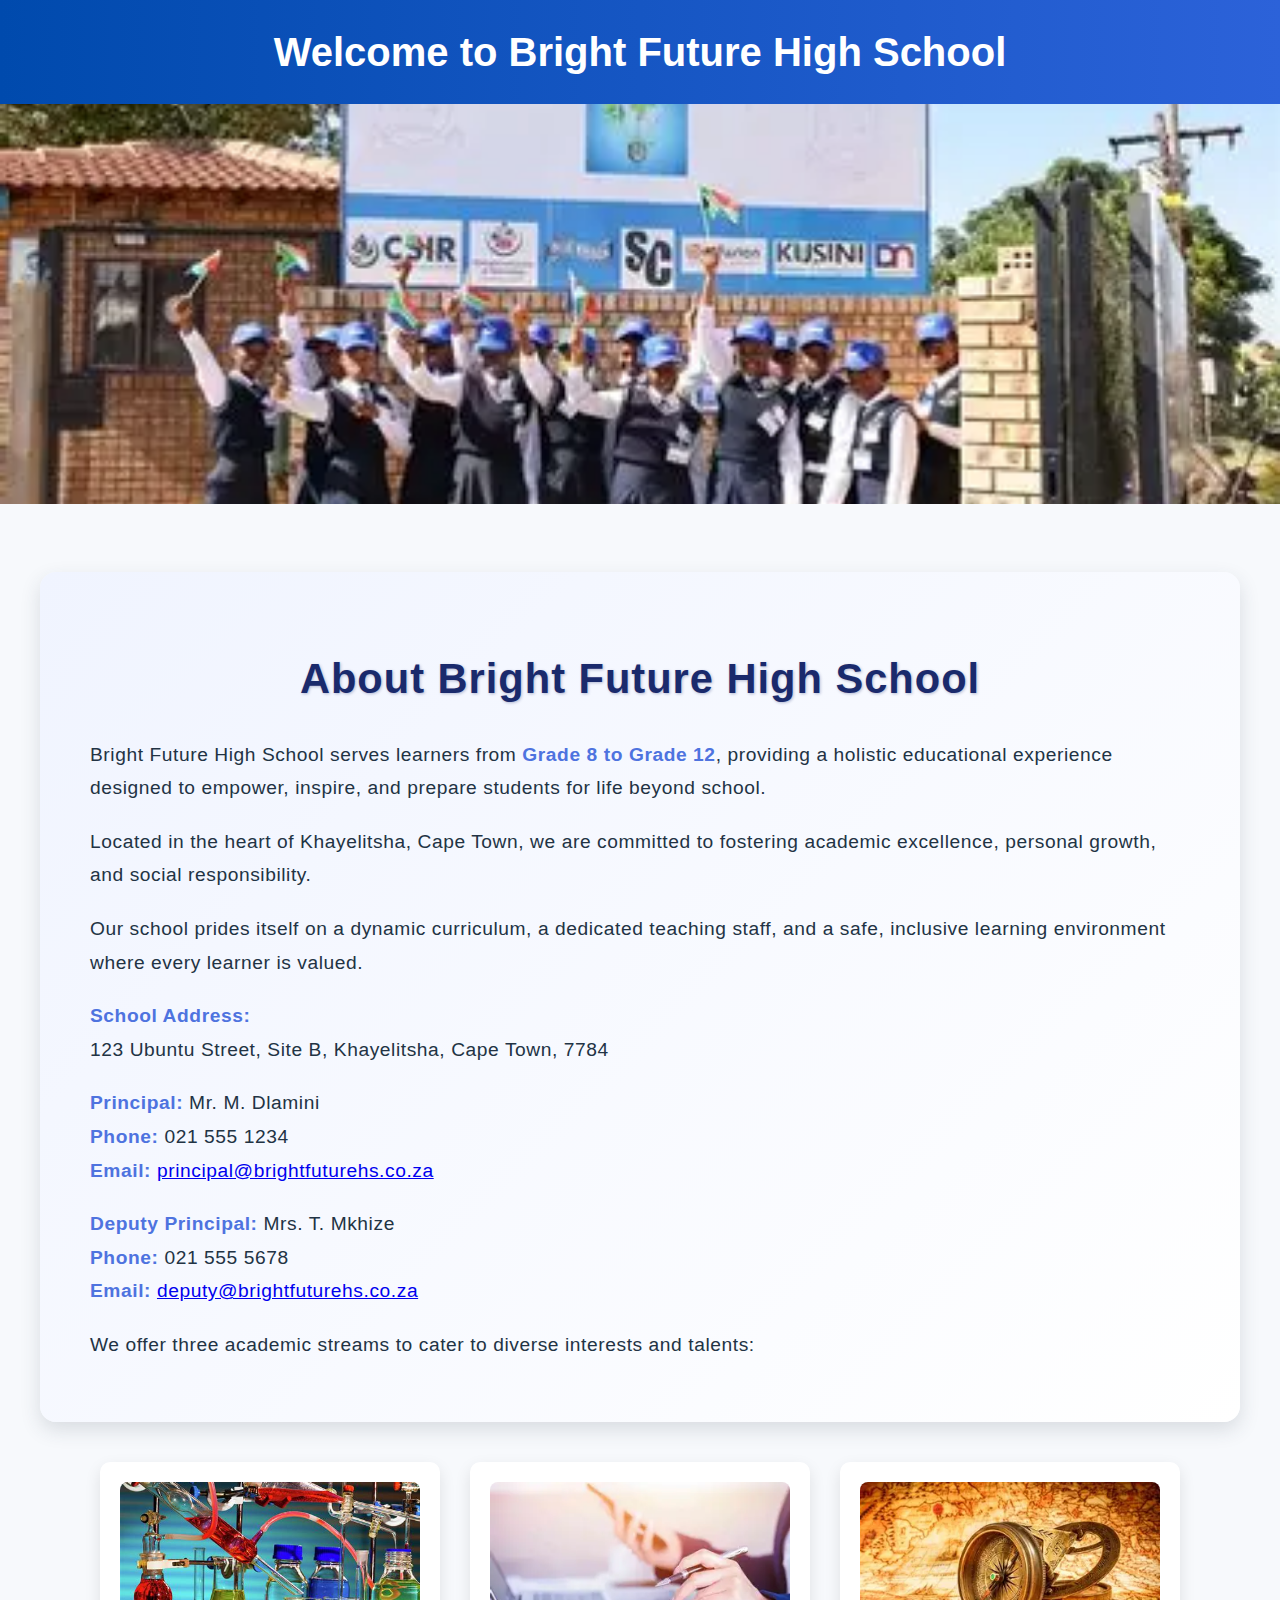
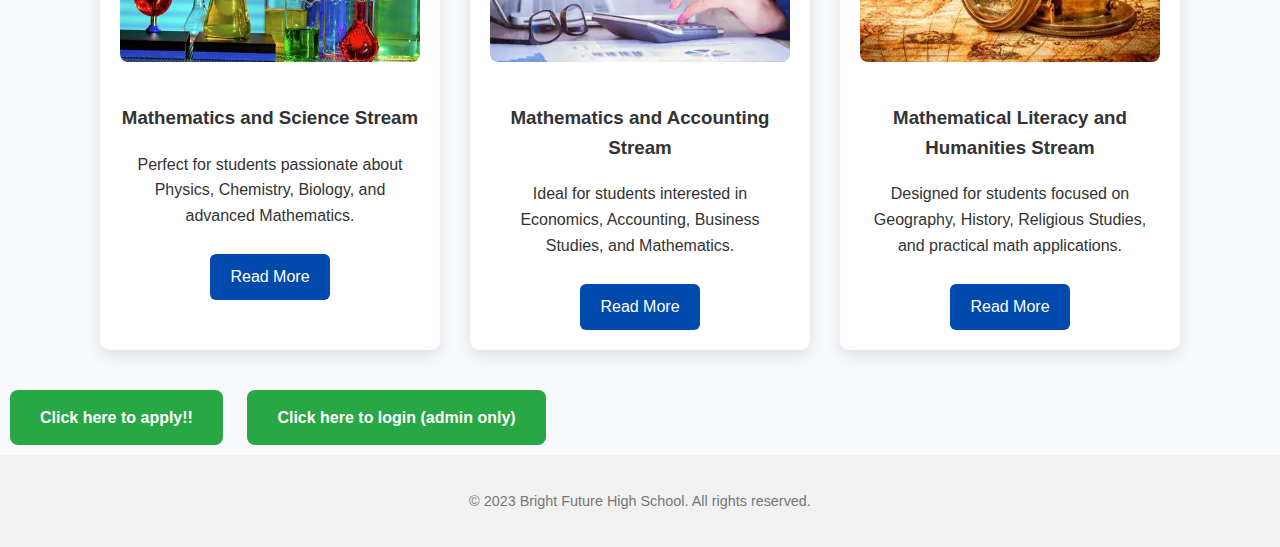
<file: front-end/index.html>
<!DOCTYPE html>
<html lang="en">
<head>
  <meta charset="UTF-8" />
  <meta name="viewport" content="width=device-width, initial-scale=1" />
  <title>School Application</title>
  <link rel="stylesheet" href="Style.css" />
  <style>
    .modal {
      display: none;
      position: fixed;
      top: 0; left: 0; right: 0; bottom: 0;
      background: rgba(0,0,0,0.5);
      justify-content: center;
      align-items: center;
      z-index: 9999;
      opacity: 0;
      transition: opacity 0.3s ease;
    }
    .modal.show {
      display: flex;
      opacity: 1;
    }
    .modal-content {
      background: white;
      padding: 20px;
      border-radius: 6px;
      max-width: 600px;
      width: 90%;
      position: relative;
      animation: slideDown 0.3s ease forwards;
    }
    @keyframes slideDown {
      from { transform: translateY(-20px); opacity: 0; }
      to { transform: translateY(0); opacity: 1; }
    }
    .close-btn {
      position: absolute;
      top: 10px;
      right: 15px;
      font-size: 24px;
      background: none;
      border: none;
      cursor: pointer;
    }
  </style>
</head>
<body>
  <header>
    <h1>Welcome to Bright Future High School</h1>
  </header>

  <img src="Pictures/download.webp" alt="School" class="school-image" />

  <!-- About the School Section -->
  <section class="about-school container">
    <h2>About Bright Future High School</h2>
    <p>
      Bright Future High School serves learners from <strong>Grade 8 to Grade 12</strong>, providing a holistic educational experience designed to empower, inspire, and prepare students for life beyond school.
    </p>
    <p>
      Located in the heart of Khayelitsha, Cape Town, we are committed to fostering academic excellence, personal growth, and social responsibility.
    </p>
    <p>
      Our school prides itself on a dynamic curriculum, a dedicated teaching staff, and a safe, inclusive learning environment where every learner is valued.
    </p>
    <p>
      <strong>School Address:</strong><br>
      123 Ubuntu Street, Site B, Khayelitsha, Cape Town, 7784
    </p>
    <p>
      <strong>Principal:</strong> Mr. M. Dlamini<br>
      <strong>Phone:</strong> 021 555 1234<br>
      <strong>Email:</strong> <a href="mailto:principal@brightfuturehs.co.za">principal@brightfuturehs.co.za</a>
    </p>
    <p>
      <strong>Deputy Principal:</strong> Mrs. T. Mkhize<br>
      <strong>Phone:</strong> 021 555 5678<br>
      <strong>Email:</strong> <a href="mailto:deputy@brightfuturehs.co.za">deputy@brightfuturehs.co.za</a>
    </p>
    <p>
      We offer three academic streams to cater to diverse interests and talents:
    </p>
  </section>

  <!-- Streams Overview Section -->
  <section class="streams container">
    <div class="stream-card">
      <img src="Pictures/th.jpg" alt="Science Stream" />
      <h3>Mathematics and Science Stream</h3>
      <p>Perfect for students passionate about Physics, Chemistry, Biology, and advanced Mathematics.</p>
      <a class="read-more-btn" href="science.html">Read More</a>
    </div>

    <div class="stream-card">
      <img src="Pictures/OIP.webp" alt="Accounting Stream" />
      <h3>Mathematics and Accounting Stream</h3>
      <p>Ideal for students interested in Economics, Accounting, Business Studies, and Mathematics.</p>
      <a class="read-more-btn" href="accounting.html">Read More</a>
    </div>

    <div class="stream-card">
      <img src="Pictures/OIP (1).webp" alt="Humanities Stream" />
      <h3>Mathematical Literacy and Humanities Stream</h3>
      <p>Designed for students focused on Geography, History, Religious Studies, and practical math applications.</p>
      <a class="read-more-btn" href="huminities.html">Read More</a>
    </div>
  </section>

  <!-- Modal for detailed stream info -->
  <div id="modal" class="modal">
    <div class="modal-content">
      <button class="close-btn" aria-label="Close modal">&times;</button>
      <h2 id="modalTitle"></h2>
      <p id="modalText"></p>
    </div>
  </div>

  <!-- Big clickable apply now text as a link to new page -->
  <a class="apply-now-banner" href="application.html">
    Click here to apply!!
  </a>
  <a class="apply-now-banner" href="login.html">
    Click here to login (admin only)
  </a>

  <footer>
    <p>&copy; 2023 Bright Future High School. All rights reserved.</p>
  </footer>

  <script>
    const modal = document.getElementById("modal");
    const closeBtn = document.querySelector(".close-btn");

    function closeModal() {
      modal.classList.remove("show");
    }

    closeBtn.addEventListener("click", closeModal);
    window.addEventListener("click", event => {
      if (event.target === modal) closeModal();
    });

    document.querySelectorAll(".read-more-btn").forEach(button => {
      button.addEventListener("click", () => {
        const key = button.getAttribute("data-stream");
        if (streamDetails[key]) openModal(key);
      });
    });

    function showStreamDetails() {
      const stream = document.getElementById("streamSelect").value;
      const subjectsDiv = document.getElementById("subjects");
      const subjectList = {
        science: "Physical Science, Agricultural Science, Life Science, Mathematics, isiXhosa, English FAL, Life Orientation",
        accounting: "Economics, Accounting, Business Studies, Mathematics, isiXhosa, English FAL, Life Orientation",
        humanities: "History, Geography, Religious Studies, Mathematical Literacy, isiXhosa, English FAL, Life Orientation"
      };
      subjectsDiv.innerHTML = stream
        ? `<strong>Subjects:</strong> ${subjectList[stream]}`
        : "<strong>Please select a stream.</strong>";
    }
  </script>
</body>
</html>
</file>
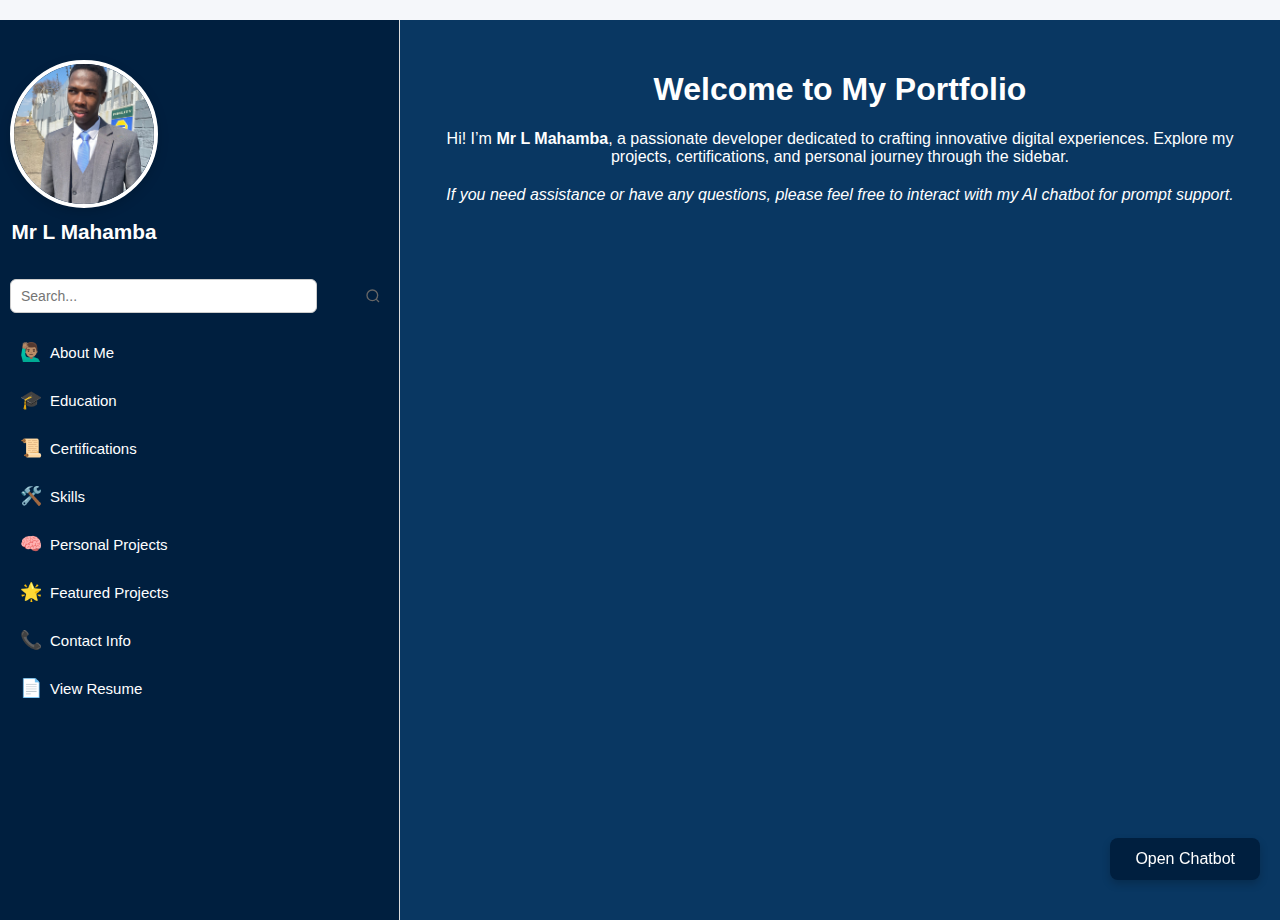
<file: MyPortifolio/index.html>
<!DOCTYPE html>
<html lang="en">

<head>
    <meta charset="UTF-8" />
    <meta name="viewport" content="width=device-width, initial-scale=1" />
    <title>Portifolio</title>
    <link rel="stylesheet" href="style.css" />
</head>

<body>
    <nav class="sidebar">
        <div class="sidebar-top-wrapper">
            <div class="sidebar-top">
                <div class="profile-container">
                    <img src="images/IMG-20250519-WA0000.jpg" alt="Profile Picture" class="profile-picture"
                        id="profilePicture" />
                    <span class="profile-name" id="profile-name">Mr L Mahamba</span>
                </div>
            </div>

            <div class="search_wrapper">
                <input type="text" placeholder="Search..." />
                <svg class="search-icon" xmlns="http://www.w3.org/2000/svg" fill="none" stroke="currentColor"
                    viewBox="0 0 24 24">
                    <circle cx="11" cy="11" r="8" />
                    <line x1="21" y1="21" x2="16.65" y2="16.65" />
                </svg>
            </div>
        </div>

        <ul class="sidebar-links">
            <li>
                <button type="button" onclick="alert('About Me clicked!')">
                    <span class="icon">🙋🏽‍♂️</span> <span class="link-text">About Me</span>
                </button>
            </li>
            <li>
                <button type="button" onclick="alert('Education clicked!')">
                    <span class="icon">🎓</span> <span class="link-text">Education</span>
                </button>
            </li>
            <li>
                <button type="button" onclick="alert('Certifications clicked!')">
                    <span class="icon">📜</span> <span class="link-text">Certifications</span>
                </button>
            </li>
            <li>
                <button type="button" onclick="alert('Skills clicked!')">
                    <span class="icon">🛠️</span> <span class="link-text">Skills</span>
                </button>
            </li>
            <li>
                <button type="button" onclick="alert('Personal Projects clicked!')">
                    <span class="icon">🧠</span> <span class="link-text">Personal Projects</span>
                </button>
            </li>
            <li>
                <button type="button" onclick="alert('Featured Projects clicked!')">
                    <span class="icon">🌟</span> <span class="link-text">Featured Projects</span>
                </button>
            </li>
            <li>
                <button type="button" onclick="alert('Contact Info clicked!')">
                    <span class="icon">📞</span> <span class="link-text">Contact Info</span>
                </button>
            </li>
            <li>
                <a href="CV/MR LUYOLO MAHAMBA.pdf" target="_blank" rel="noopener noreferrer" class="resume-link">
                    <span class="icon">📄</span> <span class="link-text">View Resume</span>
                </a>
            </li>
        </ul>



    </nav>

    <main class="content-area" aria-live="polite">
        <div class="main-content">
            <h1>Welcome to My Portfolio</h1>
            <p>
                Hi! I’m <strong>Mr L Mahamba</strong>, a passionate developer dedicated to crafting
                innovative digital experiences. Explore my projects, certifications, and personal
                journey through the sidebar.
            </p>
            <p style="margin-top: 20px; font-style: italic;">
                If you need assistance or have any questions, please feel free to interact with my AI chatbot for prompt
                support.
            </p>
            <button id="chatbotBtn" style="
    position: fixed;
    bottom: 20px;
    right: 20px;
    padding: 12px 25px;
    background-color: #001f3f;
    color: white;
    border: none;
    border-radius: 8px;
    font-size: 16px;
    cursor: pointer;
    transition: background-color 0.3s ease;
    box-shadow: 0 4px 8px rgba(0,0,0,0.2);
    z-index: 1000;
">Open Chatbot</button>

            <div id="chatPopup" style="
    display: none;
    position: fixed;
    bottom: 70px;
    right: 20px;
    width: 320px;
    max-height: 400px;
    background-color: #001f3f;
    color: white;
    border-radius: 8px;
    box-shadow: 0 4px 12px rgba(0,0,0,0.3);
    font-family: Arial, sans-serif;
    overflow: hidden;
    z-index: 1000;
    flex-direction: column;
    ">
                <div id="chatHeader" style="
      background-color: #004080;
      padding: 10px;
      font-weight: bold;
      cursor: pointer;
      user-select: none;
    ">
                    Chat with Me <span id="closeChat" style="float:right; cursor:pointer;">&times;</span>
                </div>
                <div id="chatMessages" style="
      padding: 10px;
      height: 280px;
      overflow-y: auto;
      font-size: 14px;
      display: flex;
      flex-direction: column;
      gap: 8px;
    ">
                    <div><em>Hi! Ask me anything about me or my portfolio.</em></div>
                </div>
                <form id="chatForm" style="display: flex; border-top: 1px solid #004080;">
                    <input id="chatInput" type="text" placeholder="Type your question..." autocomplete="off" style="
      flex: 1;
      padding: 8px 12px;
      border: none;
      border-radius: 0 0 0 8px;
      font-size: 14px;
      outline: none;
      color: black;
    ">
                    <button type="submit" style="
      background-color: #4CAF50;
      border: none;
      padding: 0 15px;
      cursor: pointer;
      font-size: 14px;
      border-radius: 0 0 8px 0;
      color: white;
    ">Send</button>
                </form>
            </div>



    </main>

    <script src="chatBot.js"></script>
    <script src="script.js"></script>
</body>

</html>
</file>
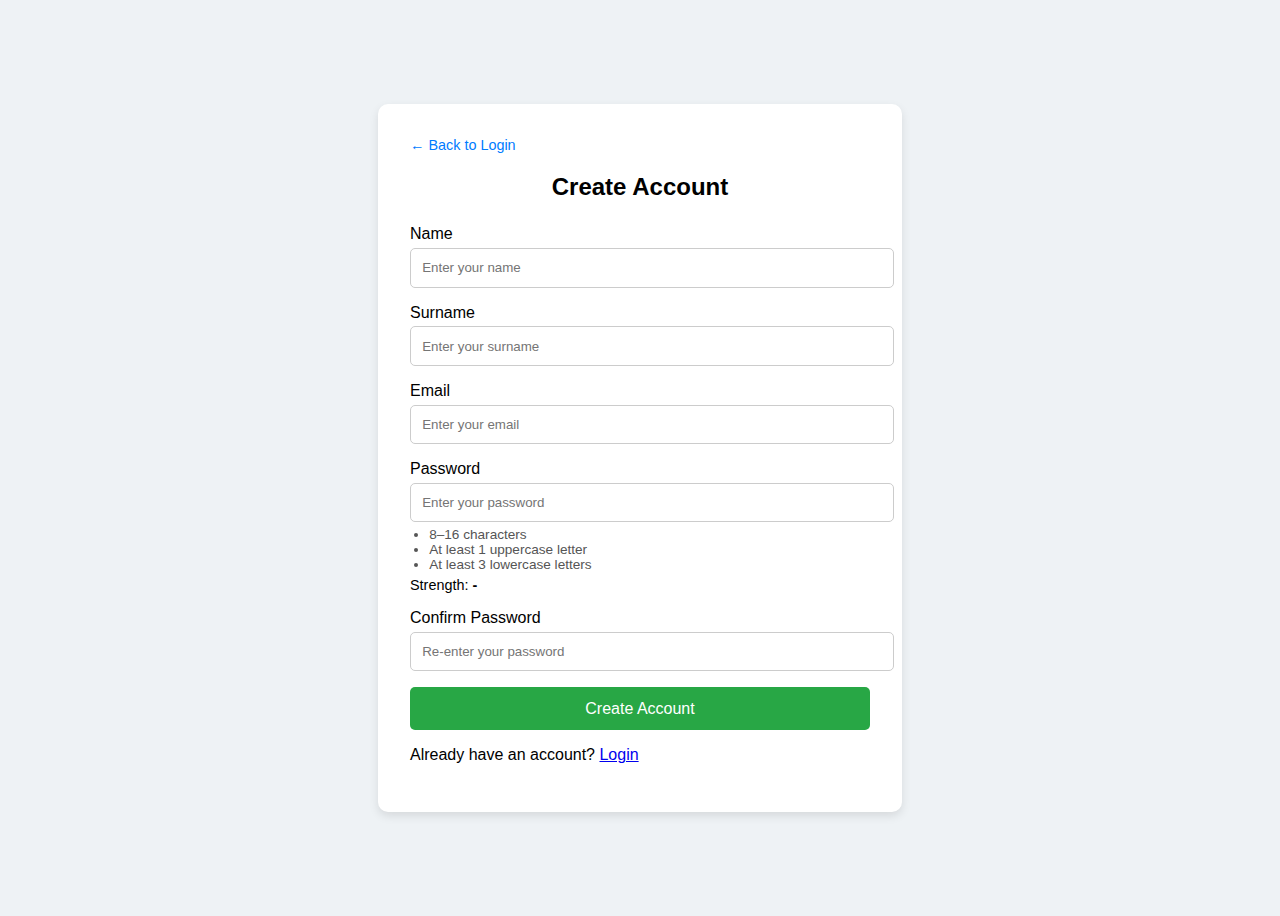
<file: front-end/accountForm.html>
<!DOCTYPE html>
<html lang="en">
<head>
  <meta charset="UTF-8" />
  <meta name="viewport" content="width=device-width, initial-scale=1.0"/>
  <title>Create Account</title>
  <link rel="stylesheet" href="StyleAccountForm.css">
</head>
<body>
  <div class="register-container">

    <!-- Back to login link -->
    <div class="back-link">
      <a href="login.html">&larr; Back to Login</a>
    </div>

    <h2>Create Account</h2>
    <form id="registerForm">
      <div class="input-group">
        <label for="name">Name</label>
        <input type="text" id="name" required placeholder="Enter your name">
      </div>

      <div class="input-group">
        <label for="surname">Surname</label>
        <input type="text" id="surname" required placeholder="Enter your surname">
      </div>

      <div class="input-group">
        <label for="email">Email</label>
        <input type="email" id="email" required placeholder="Enter your email">
      </div>

      <div class="input-group">
        <label for="password">Password</label>
        <input type="password" id="password" required placeholder="Enter your password">
        <ul class="password-rules">
          <li>8–16 characters</li>
          <li>At least 1 uppercase letter</li>
          <li>At least 3 lowercase letters</li>
        </ul>
        <div id="strength-indicator">Strength: <span id="strength-text">-</span></div>
      </div>

      <div class="input-group">
        <label for="confirmPassword">Confirm Password</label>
        <input type="password" id="confirmPassword" required placeholder="Re-enter your password">
      </div>

      <button type="submit">Create Account</button>
      <div class="text-center mt-3">
          <p>Already have an account? <a href="login.html">Login</a></p>
        </div>
      <p id="error-message"></p>
    </form>
  </div>
  <script src="accountForm.js"></script>
</body>
</html>
</file>
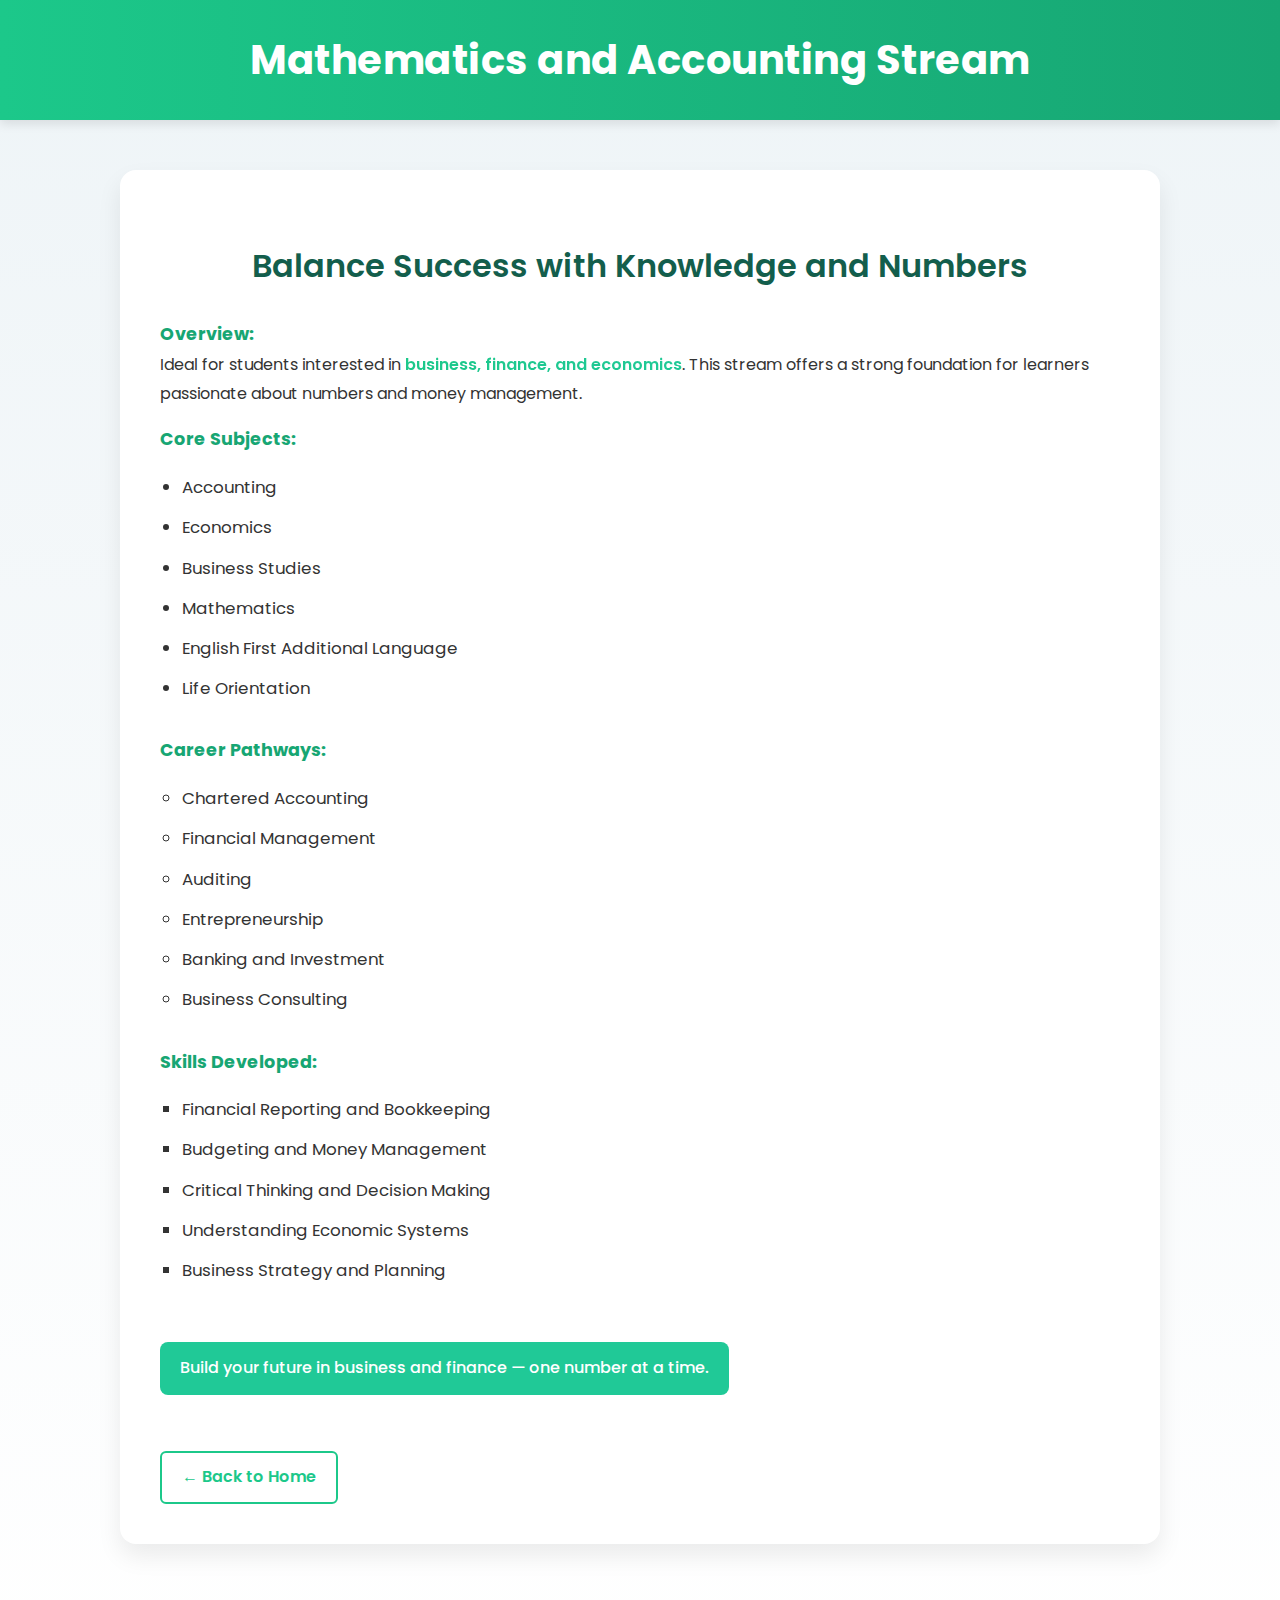
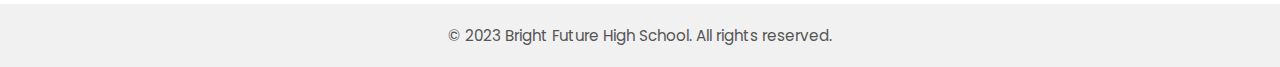
<file: front-end/accounting.html>
<!DOCTYPE html>
<html lang="en">
<head>
  <meta charset="UTF-8" />
  <meta name="viewport" content="width=device-width, initial-scale=1.0"/>
  <title>Accounting Stream</title>
  <link href="https://fonts.googleapis.com/css2?family=Poppins:wght@300;500;700&display=swap" rel="stylesheet">
  <style>
    body {
      margin: 0;
      font-family: 'Poppins', sans-serif;
      background: linear-gradient(to bottom, #eef4f7, #ffffff);
      color: #333;
    }

    header {
      background: linear-gradient(to right, #1cc88a, #17a673);
      color: white;
      padding: 30px 0;
      text-align: center;
      box-shadow: 0 4px 10px rgba(0,0,0,0.1);
    }

    header h1 {
      margin: 0;
      font-size: 2.5rem;
      letter-spacing: 0.5px;
    }

    .stream-container {
      background-color: #fff;
      border-radius: 16px;
      padding: 40px;
      margin: 50px auto;
      max-width: 960px;
      box-shadow: 0 12px 24px rgba(0, 0, 0, 0.08);
      line-height: 1.8;
    }

    .stream-title {
      font-size: 2rem;
      font-weight: 600;
      color: #135e4c;
      text-align: center;
      margin-bottom: 25px;
    }

    .highlight {
      background: linear-gradient(120deg, #1cc88a, #20c997);
      -webkit-background-clip: text;
      -webkit-text-fill-color: transparent;
      font-weight: 600;
    }

    ul {
      padding-left: 22px;
      margin-bottom: 2em;
    }

    ul li {
      margin-bottom: 10px;
      font-size: 1.05rem;
    }

    strong {
      color: #17a673;
      font-size: 1.1rem;
    }

    .skill-tag {
      background-color: #20c997;
      padding: 12px 20px;
      border-radius: 8px;
      font-weight: 500;
      display: inline-block;
      color: white;
      margin-top: 25px;
      font-size: 1rem;
      text-align: center;
    }

    footer {
      background: #f1f1f1;
      text-align: center;
      padding: 20px;
      color: #555;
      font-size: 0.95rem;
      margin-top: 60px;
    }

    a.back-link {
      display: inline-block;
      margin-top: 40px;
      text-decoration: none;
      color: #1cc88a;
      font-weight: 600;
      border: 2px solid #1cc88a;
      padding: 10px 20px;
      border-radius: 6px;
      transition: all 0.3s ease;
    }

    a.back-link:hover {
      background-color: #1cc88a;
      color: white;
    }
  </style>
</head>
<body>

  <header>
    <h1>Mathematics and Accounting Stream</h1>
  </header>

  <div class="stream-container">
    <h2 class="stream-title">Balance Success with Knowledge and Numbers</h2>

    <p><strong>Overview:</strong><br>
      Ideal for students interested in <span class="highlight">business, finance, and economics</span>. This stream offers a strong foundation for learners passionate about numbers and money management.
    </p>

    <p><strong>Core Subjects:</strong></p>
    <ul>
      <li>Accounting</li>
      <li>Economics</li>
      <li>Business Studies</li>
      <li>Mathematics</li>
      <li>English First Additional Language</li>
      <li>Life Orientation</li>
    </ul>

    <p><strong>Career Pathways:</strong></p>
    <ul style="list-style-type: circle;">
      <li>Chartered Accounting</li>
      <li>Financial Management</li>
      <li>Auditing</li>
      <li>Entrepreneurship</li>
      <li>Banking and Investment</li>
      <li>Business Consulting</li>
    </ul>

    <p><strong>Skills Developed:</strong></p>
    <ul style="list-style-type: square;">
      <li>Financial Reporting and Bookkeeping</li>
      <li>Budgeting and Money Management</li>
      <li>Critical Thinking and Decision Making</li>
      <li>Understanding Economic Systems</li>
      <li>Business Strategy and Planning</li>
    </ul>

    <p class="skill-tag">
      Build your future in business and finance — one number at a time.
    </p>

    <br>
    <a href="index.html" class="back-link">← Back to Home</a>
  </div>

  <footer>
    &copy; 2023 Bright Future High School. All rights reserved.
  </footer>

</body>
</html>
</file>
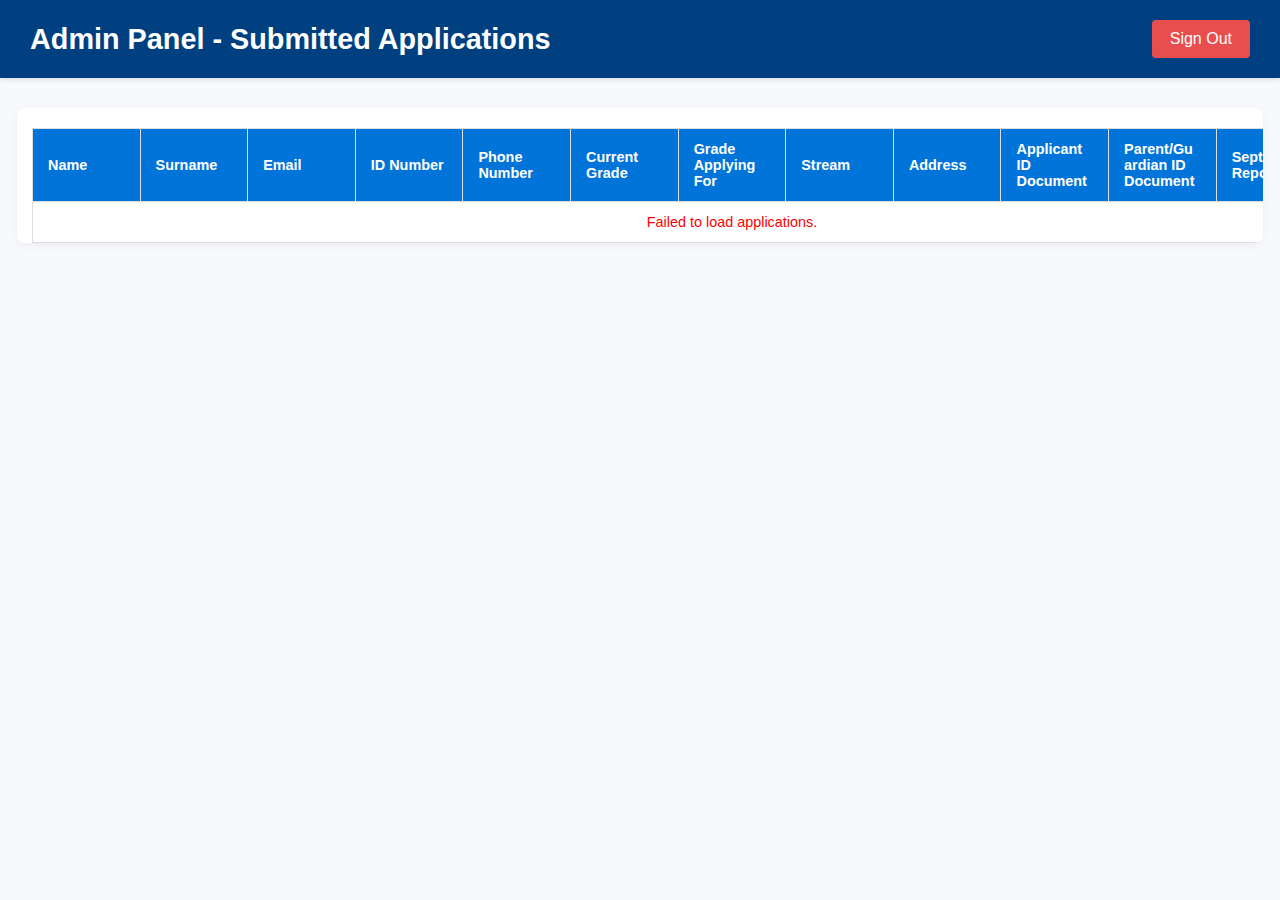
<file: front-end/admin.html>
<!DOCTYPE html>
<html lang="en">
<head>
  <meta charset="UTF-8" />
  <meta name="viewport" content="width=device-width, initial-scale=1.0"/>
  <title>Admin Panel - Applications</title>
  <link rel="stylesheet" href="admin.css" />
</head>
<body>
  <header>
    <h1>Admin Panel - Submitted Applications</h1>
    <button class="sign-out-button" onclick="window.location.href='index.html'">Sign Out</button>
  </header>

  <div class="container">
    <table id="applicationTable" border="1" style="width:100%; margin-top: 20px; border-collapse: collapse;">
      <thead>
        <tr>
          <th>Name</th>
          <th>Surname</th>
          <th>Email</th>
          <th>ID Number</th>
          <th>Phone Number</th>
          <th>Current Grade</th>
          <th>Grade Applying For</th>
          <th>Stream</th>
          <th>Address</th>
          <th>Applicant ID Document</th>
          <th>Parent/Guardian ID Document</th>
          <th>September Report</th>
          <th>Submitted At</th>
        </tr>
      </thead>
      <tbody>
        <!-- JavaScript will populate rows here -->
      </tbody>
    </table>
  </div>

  <script src="admin.js"></script>
</body>
</html>
</file>
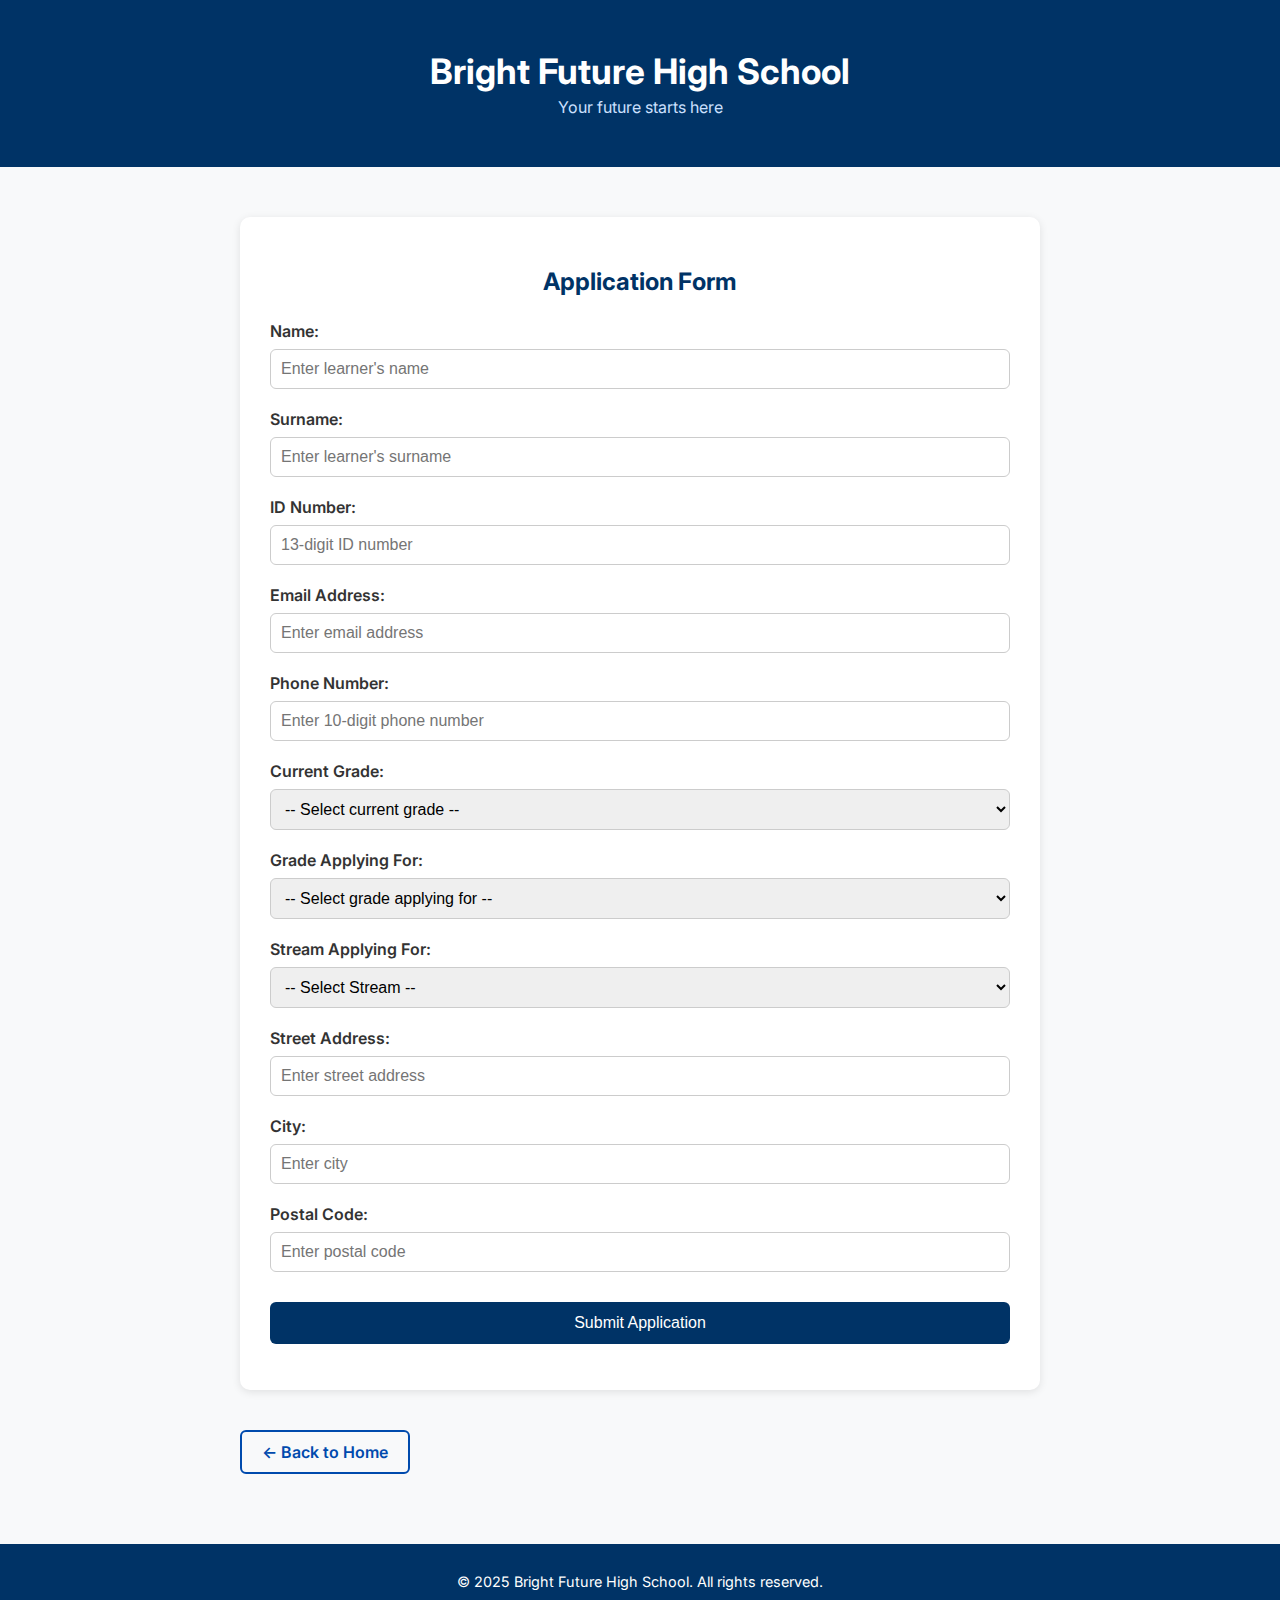
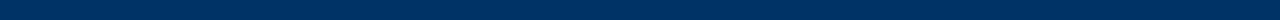
<file: front-end/application.html>
<!DOCTYPE html>
<html lang="en">

<head>
  <meta charset="UTF-8" />
  <meta name="viewport" content="width=device-width, initial-scale=1" />
  <title>Apply - Bright Future High School</title>
  <link rel="stylesheet" href="styleApplication.css" />
  <link href="https://fonts.googleapis.com/css2?family=Inter:wght@400;600;700&display=swap" rel="stylesheet" />
</head>

<body>
  <header class="site-header">
    <div class="container">
      <h1>Bright Future High School</h1>
      <p>Your future starts here</p>
    </div>
  </header>

  <main class="container">
    <section class="form-section">
      <h2>Application Form</h2>
      <form id="applicationFormElement" novalidate>
        <!-- Form fields matching only the provided Java class -->

        <div class="form-group">
          <label for="firstName">Name:</label>
          <input type="text" id="firstName" name="firstName" placeholder="Enter learner's name" required />
        </div>

        <div class="form-group">
          <label for="surname">Surname:</label>
          <input type="text" id="surname" name="surname" placeholder="Enter learner's surname" required />
        </div>

        <div class="form-group">
          <label for="idNumber">ID Number:</label>
          <input type="text" id="idNumber" name="idNumber" placeholder="13-digit ID number" pattern="\d{13}"
            title="13 digit South African ID number" required />
        </div>

        <div class="form-group">
          <label for="email">Email Address:</label>
          <input type="email" id="email" name="email" placeholder="Enter email address" required />
        </div>

        <div class="form-group">
          <label for="phoneNumber">Phone Number:</label>
          <input type="tel" id="phoneNumber" name="phoneNumber" placeholder="Enter 10-digit phone number"
            pattern="[0-9]{10}" required />
        </div>

        <div class="form-group">
          <label for="currentGrade">Current Grade:</label>
          <select id="currentGrade" name="currentGrade" required>
            <option value="">-- Select current grade --</option>
            <option>Grade 8</option>
            <option>Grade 9</option>
            <option>Grade 10</option>
            <option>Grade 11</option>
            <option>Grade 12</option>
          </select>
        </div>

        <div class="form-group">
          <label for="gradeApplying">Grade Applying For:</label>
          <select id="gradeApplying" name="gradeApplying" required>
            <option value="">-- Select grade applying for --</option>
            <option>Grade 8</option>
            <option>Grade 9</option>
            <option>Grade 10</option>
            <option>Grade 11</option>
          </select>
        </div>

        <div class="form-group">
          <label for="stream">Stream Applying For:</label>
          <select id="stream" name="stream" required>
            <option value="">-- Select Stream --</option>
            <option value="science">Mathematics and Science</option>
            <option value="accounting">Mathematics and Accounting</option>
            <option value="humanities">Mathematical Literacy and Humanities</option>
          </select>
        </div>

        <div class="form-group">
          <label for="streetAddress">Street Address:</label>
          <input type="text" id="streetAddress" name="streetAddress" placeholder="Enter street address" required />
        </div>

        <div class="form-group">
          <label for="city">City:</label>
          <input type="text" id="city" name="city" placeholder="Enter city" required />
        </div>

        <div class="form-group">
          <label for="postalCode">Postal Code:</label>
          <input type="text" id="postalCode" name="postalCode" placeholder="Enter postal code" required />
        </div>

        <button type="submit" class="submit-button">Submit Application</button>

        <p class="success" id="successMessage"></p>
        <p class="error" id="errorMessage"></p>
      </form>
    </section>

    <a href="index.html" class="back-link">← Back to Home</a>
  </main>

  <footer class="site-footer">
    <p>&copy; 2025 Bright Future High School. All rights reserved.</p>
  </footer>

  <script src="application.js"></script>
</body>

</html>
</file>
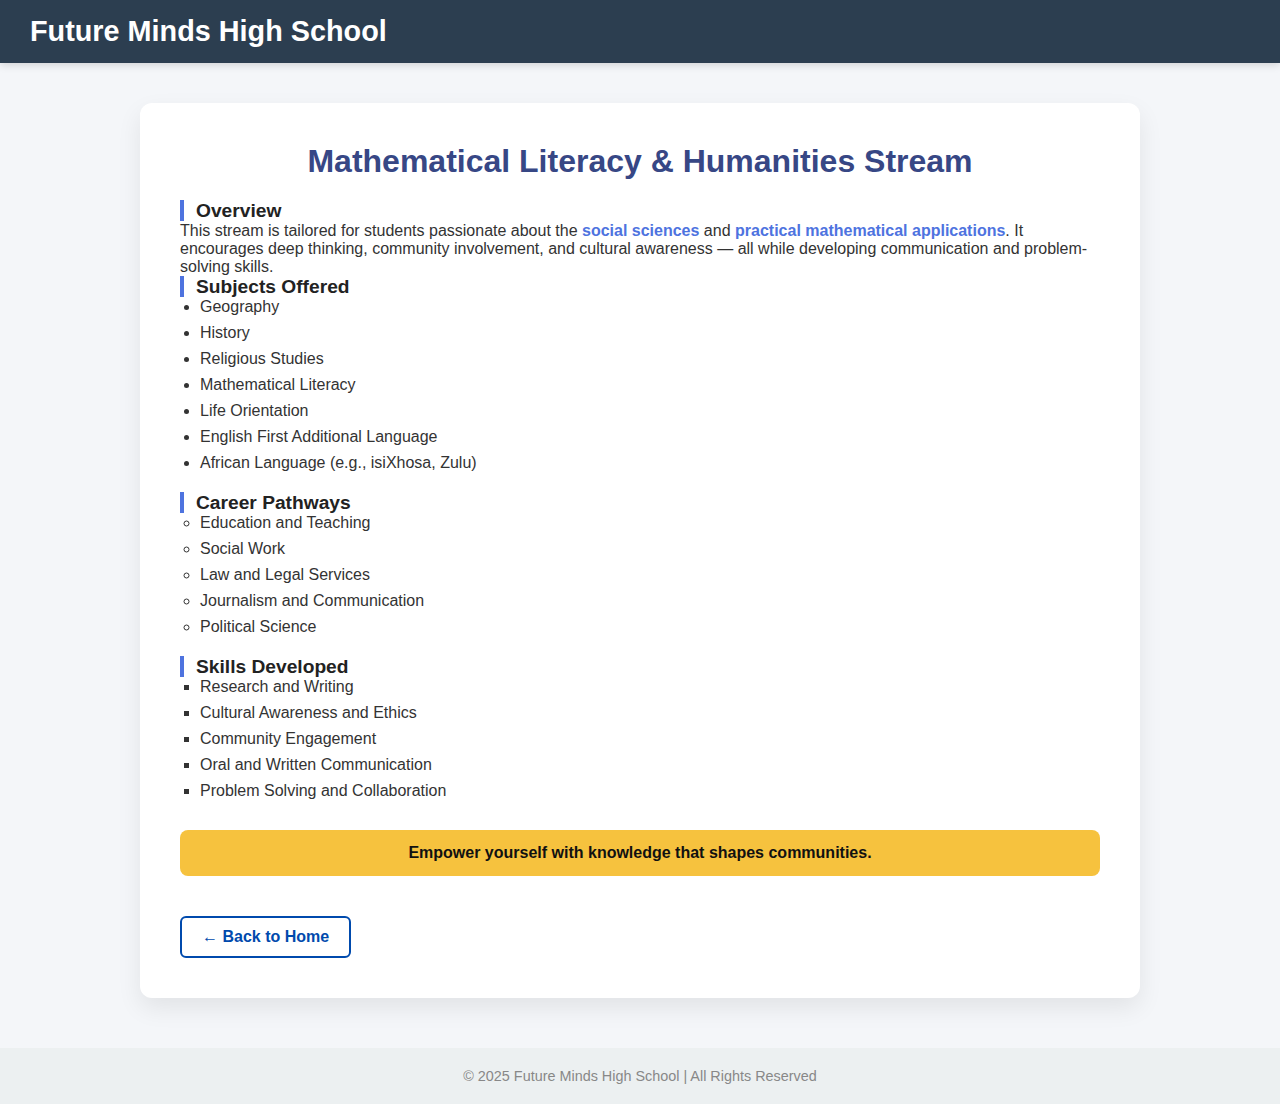
<file: front-end/huminities.html>
<!DOCTYPE html>
<html lang="en">
<head>
  <meta charset="UTF-8" />
  <meta name="viewport" content="width=device-width, initial-scale=1.0"/>
  <title>Humanities Stream | Future Minds High School</title>
  <style>
    * {
      margin: 0;
      padding: 0;
      box-sizing: border-box;
    }

    body {
      font-family: 'Segoe UI', sans-serif;
      background-color: #f4f6f9;
      color: #333;
    }

    header {
      background-color: #2c3e50;
      padding: 15px 30px;
      color: white;
      box-shadow: 0 2px 8px rgba(0, 0, 0, 0.15);
    }

    header h1 {
      font-size: 1.8rem;
      font-weight: bold;
    }

    nav {
      margin-top: 10px;
    }

    a.back-link {
      display: inline-block;
      margin-top: 40px;
      text-decoration: none;
      color: #004aad;
      font-weight: 600;
      border: 2px solid #004aad;
      padding: 10px 20px;
      border-radius: 6px;
      transition: all 0.3s ease;
    }

    a.back-link:hover {
      background-color: #004aad;
      color: white;
    }

    .container {
      max-width: 1000px;
      margin: 40px auto;
      background-color: white;
      padding: 40px;
      border-radius: 12px;
      box-shadow: 0 10px 25px rgba(0, 0, 0, 0.08);
    }

    .stream-title {
      font-size: 2rem;
      font-weight: bold;
      text-align: center;
      color: #374785;
      margin-bottom: 20px;
    }

    .section-title {
      font-size: 1.2rem;
      color: #222;
      margin-top: 25px;
      margin-bottom: 10px;
      font-weight: bold;
      border-left: 4px solid #4e73df;
      padding-left: 12px;
    }

    ul {
      margin-left: 20px;
      margin-bottom: 20px;
    }

    ul li {
      margin-bottom: 8px;
    }

    .highlight {
      color: #4e73df;
      font-weight: bold;
    }

    .skill-tag {
      background-color: #f6c23e;
      padding: 14px 20px;
      border-radius: 8px;
      text-align: center;
      font-weight: bold;
      color: #111;
      margin-top: 30px;
      font-size: 1rem;
    }

    footer {
      text-align: center;
      padding: 20px;
      font-size: 0.9rem;
      color: #888;
      background-color: #ecf0f1;
      margin-top: 50px;
    }

    @media (max-width: 768px) {
      .container {
        padding: 20px;
      }

      header h1 {
        font-size: 1.4rem;
      }

      nav a {
        margin-right: 10px;
        display: inline-block;
        margin-bottom: 5px;
      }

      .stream-title {
        font-size: 1.5rem;
      }
    }
  </style>
</head>
<body>

  <header>
    <h1>Future Minds High School</h1>
  
  </header>

  <div class="container">
    <h2 class="stream-title">Mathematical Literacy & Humanities Stream</h2>

    <p><span class="section-title">Overview</span><br>
      This stream is tailored for students passionate about the <span class="highlight">social sciences</span> and <span class="highlight">practical mathematical applications</span>. It encourages deep thinking, community involvement, and cultural awareness — all while developing communication and problem-solving skills.
    </p>

    <p><span class="section-title">Subjects Offered</span></p>
    <ul>
      <li>Geography</li>
      <li>History</li>
      <li>Religious Studies</li>
      <li>Mathematical Literacy</li>
      <li>Life Orientation</li>
      <li>English First Additional Language</li>
      <li>African Language (e.g., isiXhosa, Zulu)</li>
    </ul>

    <p><span class="section-title">Career Pathways</span></p>
    <ul style="list-style-type: circle;">
      <li>Education and Teaching</li>
      <li>Social Work</li>
      <li>Law and Legal Services</li>
      <li>Journalism and Communication</li>
      <li>Political Science</li>
    </ul>

    <p><span class="section-title">Skills Developed</span></p>
    <ul style="list-style-type: square;">
      <li>Research and Writing</li>
      <li>Cultural Awareness and Ethics</li>
      <li>Community Engagement</li>
      <li>Oral and Written Communication</li>
      <li>Problem Solving and Collaboration</li>
    </ul>

    <p class="skill-tag">
      Empower yourself with knowledge that shapes communities.
    </p>
    <a href="index.html" class="back-link">← Back to Home</a>
  </div>

  <footer>
    &copy; 2025 Future Minds High School | All Rights Reserved
  </footer>

</body>
</html>
</file>
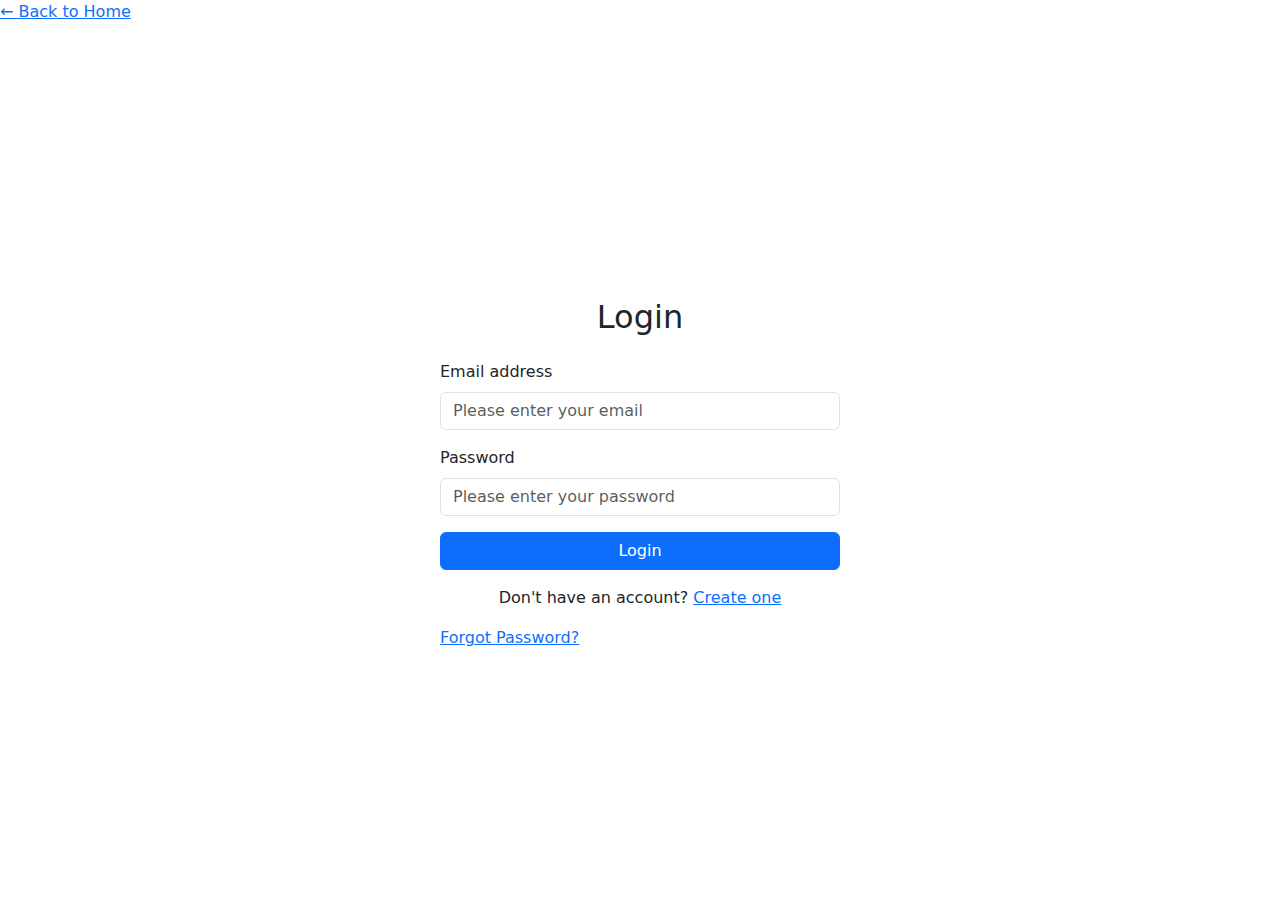
<file: front-end/login.html>
<!doctype html>
<html lang="en">

<head>
  <meta charset="utf-8" />
  <meta name="viewport" content="width=device-width, initial-scale=1" />
  <title>Login</title>
  <link href="https://cdn.jsdelivr.net/npm/bootstrap@5.3.7/dist/css/bootstrap.min.css" rel="stylesheet">
  <style>
    html,
    body {
      height: 100%;
    }

    .center-wrapper {
      height: 100vh;
    }
  </style>
</head>

<body>
  <!-- Back to home link -->
  <div class="back-link">
    <a href="index.html">&larr; Back to Home</a>
  </div>
  <div class="container d-flex justify-content-center align-items-center center-wrapper">
    <form onsubmit="handleSubmit(event)" class="w-100" style="max-width: 400px;">
      <h2 class="text-center mb-4">Login</h2>

      <div class="mb-3">
        <label for="email" class="form-label">Email address</label>
        <input type="email" class="form-control" id="email" placeholder="Please enter your email" required>
      </div>

      <div class="mb-3">
        <label for="password" class="form-label">Password</label>
        <input type="password" class="form-control" id="password" placeholder="Please enter your password" required>
      </div>

      <button type="submit" class="btn btn-primary w-100">Login</button>

      <div class="text-center mt-3">
        <p>Don't have an account? <a href="accountForm.html">Create one</a></p>
      </div>
      <div class="forgot-password">
        <a href="forgotPassword.html">Forgot Password?</a>
      </div>
    </form>
  </div>

  <script src="https://cdn.jsdelivr.net/npm/bootstrap@5.3.7/dist/js/bootstrap.bundle.min.js"></script>
  <script src="login.js"></script>
</body>

</html>
</file>
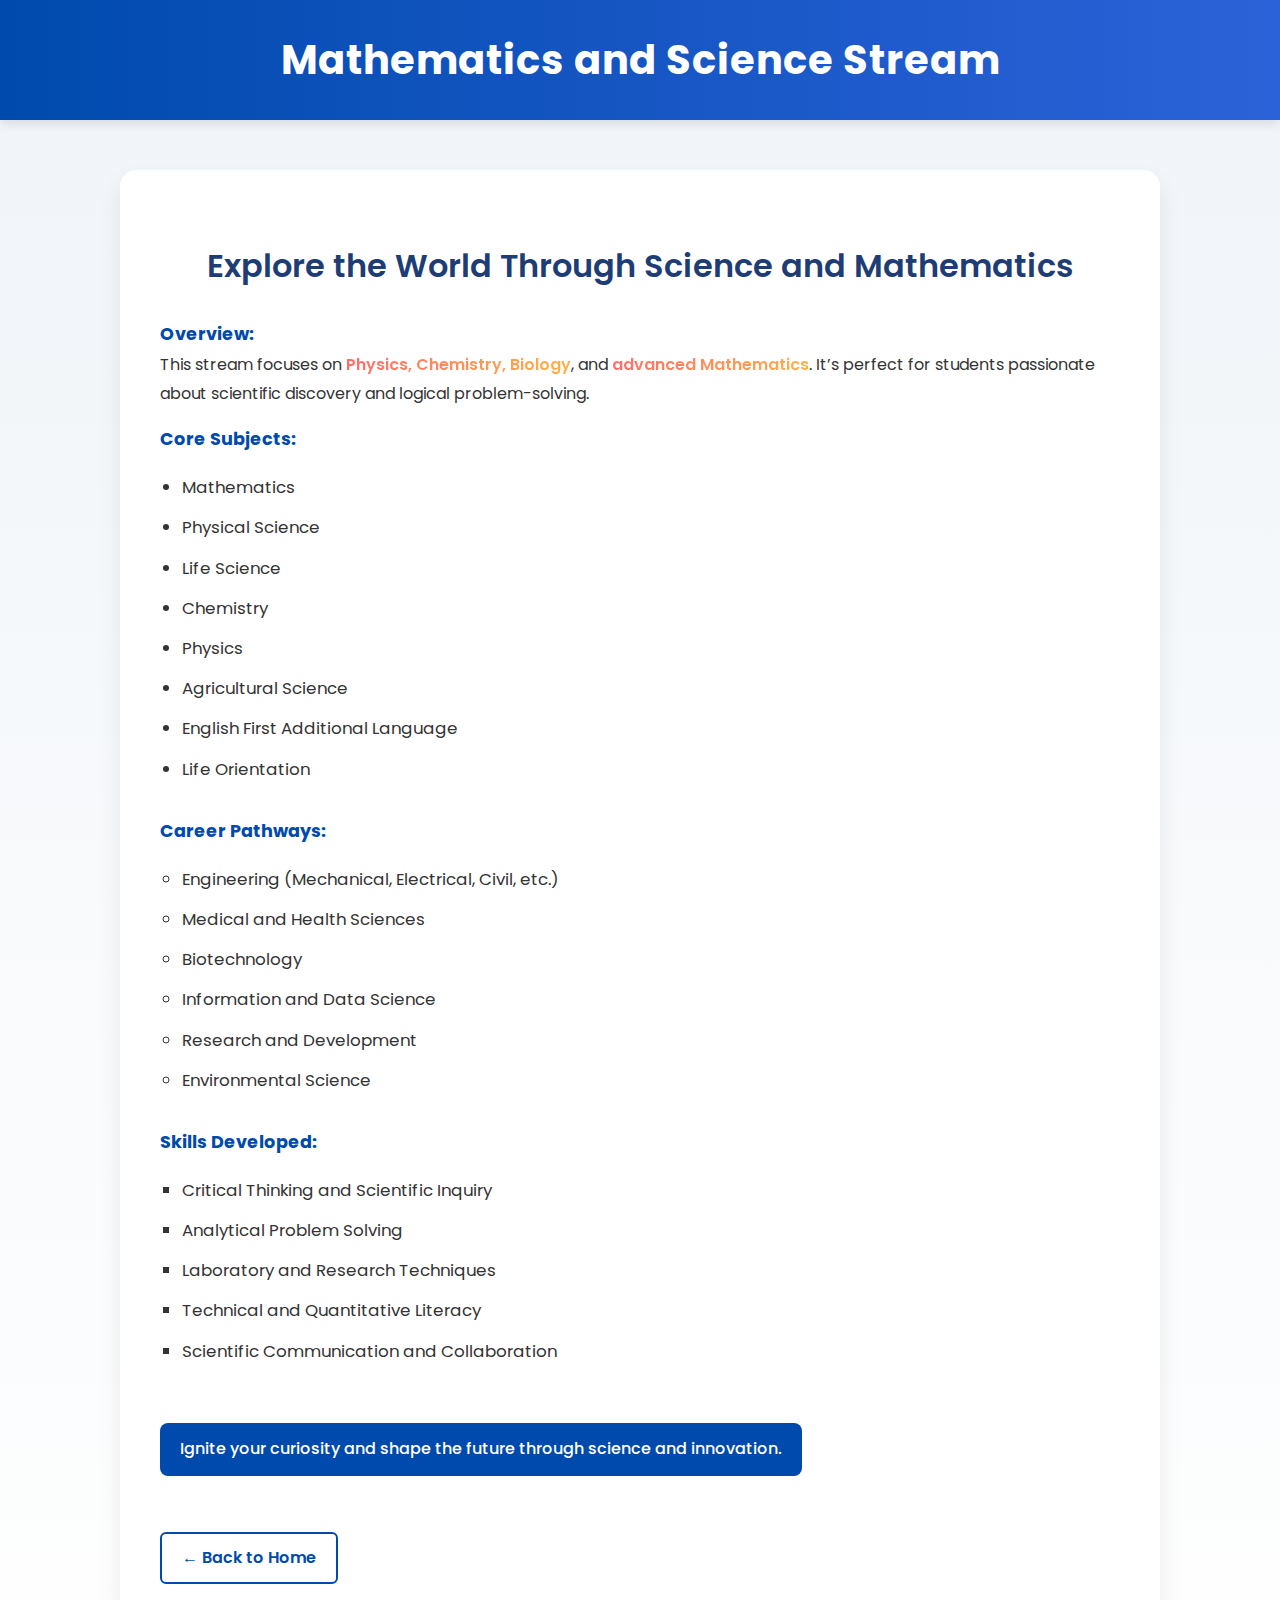
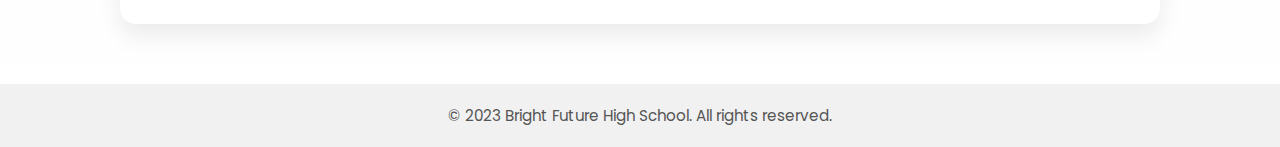
<file: front-end/science.html>
<!DOCTYPE html>
<html lang="en">
<head>
  <meta charset="UTF-8" />
  <meta name="viewport" content="width=device-width, initial-scale=1.0"/>
  <title>Mathematics and Science Stream</title>
  <link href="https://fonts.googleapis.com/css2?family=Poppins:wght@300;500;700&display=swap" rel="stylesheet">
  <style>
    body {
      margin: 0;
      font-family: 'Poppins', sans-serif;
      background: linear-gradient(to bottom, #f0f4f8, #ffffff);
      color: #333;
    }

    header {
      background: linear-gradient(to right, #004aad, #2c62d9);
      color: white;
      padding: 30px 0;
      text-align: center;
      box-shadow: 0 4px 10px rgba(0,0,0,0.1);
    }

    header h1 {
      margin: 0;
      font-size: 2.5rem;
      letter-spacing: 1px;
    }

    .stream-container {
      background-color: #ffffff;
      border-radius: 16px;
      padding: 40px;
      margin: 50px auto;
      max-width: 960px;
      box-shadow: 0 12px 24px rgba(0, 0, 0, 0.08);
      line-height: 1.8;
    }

    .stream-title {
      font-size: 2rem;
      font-weight: 600;
      color: #1e3d75;
      text-align: center;
      margin-bottom: 25px;
    }

    .highlight {
      background: linear-gradient(120deg, #ff6a6a, #ffb347);
      -webkit-background-clip: text;
      -webkit-text-fill-color: transparent;
      font-weight: 600;
    }

    ul {
      padding-left: 22px;
      margin-bottom: 2em;
    }

    ul li {
      margin-bottom: 10px;
      font-size: 1.05rem;
    }

    strong {
      color: #004aad;
      font-size: 1.1rem;
    }

    .skill-tag {
      background-color: #004aad;
      padding: 12px 20px;
      border-radius: 8px;
      font-weight: 500;
      display: inline-block;
      color: white;
      margin-top: 25px;
      font-size: 1rem;
      text-align: center;
    }

    footer {
      background: #f1f1f1;
      text-align: center;
      padding: 20px;
      color: #555;
      font-size: 0.95rem;
      margin-top: 60px;
    }

    a.back-link {
      display: inline-block;
      margin-top: 40px;
      text-decoration: none;
      color: #004aad;
      font-weight: 600;
      border: 2px solid #004aad;
      padding: 10px 20px;
      border-radius: 6px;
      transition: all 0.3s ease;
    }

    a.back-link:hover {
      background-color: #004aad;
      color: white;
    }
  </style>
</head>
<body>

  <header>
    <h1>Mathematics and Science Stream</h1>
  </header>

  <div class="stream-container">
    <h2 class="stream-title">Explore the World Through Science and Mathematics</h2>

    <p><strong>Overview:</strong><br>
      This stream focuses on <span class="highlight">Physics, Chemistry, Biology</span>, and <span class="highlight">advanced Mathematics</span>. It’s perfect for students passionate about scientific discovery and logical problem-solving.
    </p>

    <p><strong>Core Subjects:</strong></p>
    <ul>
      <li>Mathematics</li>
      <li>Physical Science</li>
      <li>Life Science</li>
      <li>Chemistry</li>
      <li>Physics</li>
      <li>Agricultural Science</li>
      <li>English First Additional Language</li>
      <li>Life Orientation</li>
    </ul>

    <p><strong>Career Pathways:</strong></p>
    <ul style="list-style-type: circle;">
      <li>Engineering (Mechanical, Electrical, Civil, etc.)</li>
      <li>Medical and Health Sciences</li>
      <li>Biotechnology</li>
      <li>Information and Data Science</li>
      <li>Research and Development</li>
      <li>Environmental Science</li>
    </ul>

    <p><strong>Skills Developed:</strong></p>
    <ul style="list-style-type: square;">
      <li>Critical Thinking and Scientific Inquiry</li>
      <li>Analytical Problem Solving</li>
      <li>Laboratory and Research Techniques</li>
      <li>Technical and Quantitative Literacy</li>
      <li>Scientific Communication and Collaboration</li>
    </ul>

    <p class="skill-tag">
      Ignite your curiosity and shape the future through science and innovation.
    </p>

    <br>
    <a href="index.html" class="back-link">← Back to Home</a>
  </div>

  <footer>
    &copy; 2023 Bright Future High School. All rights reserved.
  </footer>

</body>
</html>
</file>
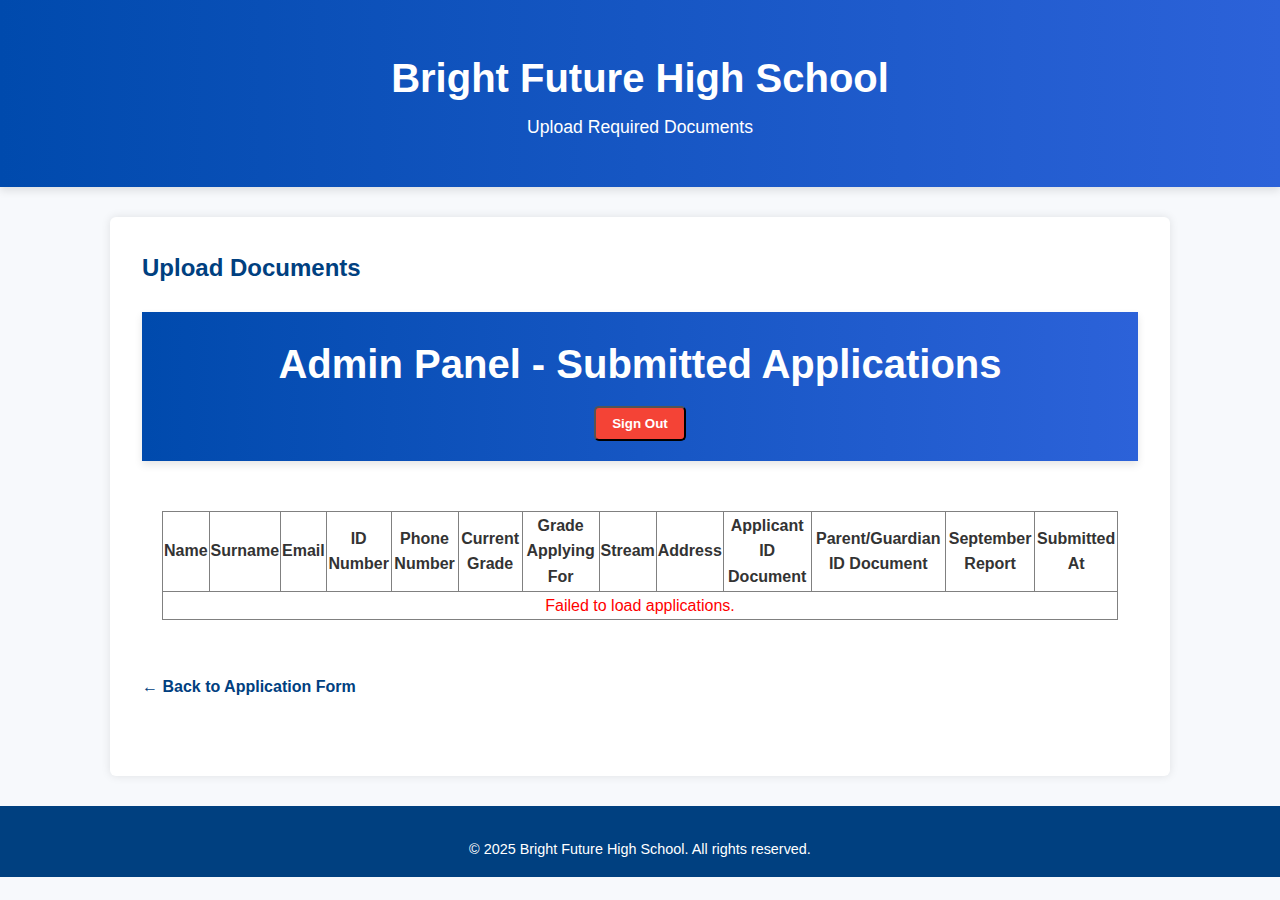
<file: front-end/uploadDocuments.html>
<!DOCTYPE html>
<html lang="en">
<head>
  <meta charset="UTF-8" />
  <meta name="viewport" content="width=device-width, initial-scale=1" />
  <title>Upload Documents - Bright Future High School</title>
  <link rel="stylesheet" href="uploadingDocuments.css" />
  <link href="https://fonts.googleapis.com/css2?family=Inter:wght@400;600;700&display=swap" rel="stylesheet" />
</head>
<body>
  <header class="site-header">
    <div class="container">
      <h1>Bright Future High School</h1>
      <p>Upload Required Documents</p>
    </div>
  </header>

  <main class="container">
    <section class="upload-section">
      <h2>Upload Documents</h2>
      <form id="uploadDocumentsForm" enctype="multipart/form-data" novalidate>
        <div class="form-group">
        <!DOCTYPE html>
<html lang="en">
<head>
  <meta charset="UTF-8" />
  <meta name="viewport" content="width=device-width, initial-scale=1.0"/>
  <title>Admin Panel - Applications</title>
  <link rel="stylesheet" href="Style.css" />
</head>
<body>
  <header>
    <h1>Admin Panel - Submitted Applications</h1>
    <button class="sign-out-button" onclick="window.location.href='index.html'">Sign Out</button>
  </header>

  <div class="container">
    <table id="applicationTable" border="1" style="width:100%; margin-top: 20px; border-collapse: collapse;">
      <thead>
        <tr>
          <th>Name</th>
          <th>Surname</th>
          <th>Email</th>
          <th>ID Number</th>
          <th>Phone Number</th>
          <th>Current Grade</th>
          <th>Grade Applying For</th>
          <th>Stream</th>
          <th>Address</th>
          <th>Applicant ID Document</th>
          <th>Parent/Guardian ID Document</th>
          <th>September Report</th>
          <th>Submitted At</th>
        </tr>
      </thead>
      <tbody>
        <!-- JavaScript will populate rows here -->
      </tbody>
    </table>
  </div>

  <script src="admin.js"></script>

    <a href="applicationForm.html" class="back-link">← Back to Application Form</a>
  </main>

  <footer class="site-footer">
    <p>&copy; 2025 Bright Future High School. All rights reserved.</p>
  </footer>

  <script src="uploadDocuments.js"></script>
</body>
</html>
</file>
<file: MyPortifolio/style.css>
/* Basic layout */
body, html {
  margin: 0;
  padding: 0;
  font-family: 'Segoe UI', Tahoma, Geneva, Verdana, sans-serif;
  background-color: #f5f7fa;
}

/* Sidebar styling */
.sidebar {
  width: 400px;
  height: 100vh;
  background-color: #001f3f; /* Navy blue */
  border-right: 1px solid #ddd;
  box-sizing: border-box;
  padding: 20px 10px;
  float: left;
}

/* Wrapper around logo and name */
.sidebar-top-wrapper {
  margin-bottom: 15px;
}

.sidebar-top {
  display: flex;
  align-items: center;
  gap: 8px;
  margin-bottom: 15px;
}

/* If you use a logo image (not needed now but kept for flexibility) */
.logo-small {
  width: 40px;
  height: 40px;
  object-fit: contain;
  border-radius: 4px;
}

/* Your actual name */
.profile-name {
  font-size: 1.3rem;
  font-weight: 600;
  color: #ffffff; /* White name for dark background */
  text-align: center;
}

/* Search box */
.search_wrapper {
  position: relative;
  margin-bottom: 20px;
}

.search_wrapper input[type="text"] {
  width: 70%;
  padding: 8px 30px 8px 10px;
  border-radius: 6px;
  border: 1px solid #ccc;
  font-size: 14px;
}

/* Search icon */
.search-icon {
  position: absolute;
  right: 8px;
  top: 50%;
  transform: translateY(-50%);
  width: 16px;
  height: 16px;
  stroke-width: 2;
  color: #666;
}

/* Sidebar links */
.sidebar-links {
  list-style: none;
  padding: 0;
  margin: 0;
}

.sidebar-links li {
  margin-bottom: 10px;
}

/* Buttons and links */
.sidebar-links button,
.sidebar-links a {
  width: 100%;
  border: none;
  background: none;
  font-size: 15px;
  text-align: left;
  padding: 8px 10px;
  border-radius: 6px;
  cursor: pointer;
  color: #ffffff; /* White for contrast */
  display: flex;
  align-items: center;
  gap: 10px;
  text-decoration: none;
  transition: background-color 0.2s;
}

/* Hover effects for buttons and links */
.sidebar-links button:hover,
.sidebar-links a:hover {
  background-color: rgba(255, 255, 255, 0.1);
  color: #ffffff;
}

/* Icon inside links */
.icon {
  font-size: 18px;
  display: inline-block;
  width: 20px;
  text-align: center;
  color: #ffffff; /* Make icons white */
}

/* Vertical stack of profile image and name */
.logo_wrapper {
  display: flex;
  flex-direction: column;
  align-items: center;
  text-decoration: none;
  gap: 8px;
}

/* Centered profile image */
.profile-container {
  display: flex;
  flex-direction: column;
  align-items: center;
  padding: 20px 0;
}

.profile-picture {
  width: 140px;
  height: 140px;
  border-radius: 50%;
  object-fit: cover;
  border: 4px solid #ffffff;
  box-shadow: 0 4px 12px rgba(0, 0, 0, 0.15);
  margin-bottom: 12px;
}

/* Profile card for displaying personal info */
.profile-card {
  background: #ffffff;
  max-width: 420px;
  margin: 30px auto;
  padding: 30px 25px;
  border-radius: 14px;
  box-shadow: 0 8px 20px rgba(0,0,0,0.1);
  font-family: 'Segoe UI', Tahoma, Geneva, Verdana, sans-serif;
  color: #2c3e50;
  border: 1px solid #ddd;
}

.profile-card h2 {
  text-align: center;
  color: #34495e;
  margin-bottom: 25px;
  font-weight: 700;
  font-size: 26px;
  letter-spacing: 1.2px;
}

/* Fields inside profile card */
.profile-field {
  margin-bottom: 14px;
  font-size: 16px;
  line-height: 1.5;
  border-bottom: 1px solid #eee;
  padding-bottom: 8px;
  transition: background-color 0.3s ease;
  border-radius: 8px;
}

.profile-field:last-child {
  border-bottom: none;
  margin-bottom: 0;
  padding-bottom: 0;
}

/* Labels inside card */
.profile-label {
  color: #1abc9c;
  font-weight: 600;
  margin-right: 8px;
}

.profile-value {
  font-weight: 500;
}

/* Welcome message on main screen */
.welcome-message {
  text-align: center;
  margin-top: 40px;
  color: #34495e;
  font-weight: 600;
  font-size: 28px;
  font-family: 'Segoe UI', Tahoma, Geneva, Verdana, sans-serif;
}

/* Main content area (right of sidebar) */
.content-area {
  margin-left: 400px; /* match sidebar width */
  padding: 30px;
  min-height: 100vh;
  box-sizing: border-box;
  background-color: #093762; /* Dark gray */
  
  text-align: center;
  margin-top: 20px;
  color: #ffffff; /* Change text color to white for contrast */
  font-family: Arial, sans-serif;
  display: flex;
  justify-content: center;
  align-items: flex-start;
}
</file>
<file: front-end/StyleAccountForm.css>
body {
  font-family: Arial, sans-serif;
  background-color: #eef2f5;
  display: flex;
  justify-content: center;
  align-items: center;
  height: 100vh;
}

.register-container {
  background-color: #fff;
  padding: 2rem;
  border-radius: 10px;
  box-shadow: 0 4px 10px rgba(0, 0, 0, 0.1);
  width: 100%;
  max-width: 460px;
}

h2 {
  text-align: center;
  margin-bottom: 1.5rem;
}

.input-group {
  margin-bottom: 1rem;
}

.input-group label {
  display: block;
  margin-bottom: 0.3rem;
}

.input-group input {
  width: 100%;
  padding: 0.7rem;
  border: 1px solid #ccc;
  border-radius: 5px;
}

.password-rules {
  font-size: 0.85rem;
  margin: 0.3rem 0;
  padding-left: 1.2rem;
  color: #555;
}

#strength-indicator {
  font-size: 0.9rem;
  margin-top: 0.3rem;
}

#strength-text {
  font-weight: bold;
}

button {
  width: 100%;
  padding: 0.8rem;
  background-color: #28a745;
  border: none;
  color: white;
  border-radius: 5px;
  font-size: 1rem;
  cursor: pointer;
}

button:hover {
  background-color: #218838;
}

#error-message {
  color: red;
  text-align: center;
  margin-top: 1rem;
}
.back-link {
  text-align: left;
  margin-bottom: 1rem;
}

.back-link a {
  text-decoration: none;
  color: #007BFF;
  font-size: 0.9rem;
}

.back-link a:hover {
  text-decoration: underline;
}
</file>
<file: front-end/admin.css>
body {
  font-family: 'Segoe UI', Tahoma, Geneva, Verdana, sans-serif;
  margin: 0;
  padding: 0;
  background-color: #f7f9fc;
  color: #333;
}

header {
  background-color: #004080;
  color: white;
  padding: 20px 30px;
  display: flex;
  justify-content: space-between;
  align-items: center;
  box-shadow: 0 2px 5px rgba(0,0,0,0.1);
}

header h1 {
  margin: 0;
  font-size: 1.8rem;
}

.sign-out-button {
  background-color: #e94e4e;
  border: none;
  color: white;
  padding: 10px 18px;
  font-size: 1rem;
  border-radius: 4px;
  cursor: pointer;
  transition: background-color 0.3s ease;
}

.sign-out-button:hover {
  background-color: #c43a3a;
}

.container {
  max-width: 95vw;
  max-height: 80vh;
  margin: 30px auto;
  padding: 0 15px;
  overflow-x: auto;
  overflow-y: auto;
  background: white;
  border-radius: 8px;
  box-shadow: 0 2px 10px rgba(0,0,0,0.05);
}

table {
  width: 100%;
  border-collapse: collapse;
  table-layout: fixed;  
  min-width: 1400px;       /* Increased min-width for wider table */
}

th, td {
  padding: 12px 15px;
  border: 1px solid #ddd;
  text-align: left;
  word-wrap: break-word; /* Break long content */
  vertical-align: middle;
  font-size: 0.9rem;
}

th {
  background-color: #0074D9;
  color: white;
  font-weight: 600;
}

tbody tr:hover {
  background-color: #f1f7ff;
  cursor: pointer;
}

/* Responsive font size */
@media (max-width: 768px) {
  th, td {
    padding: 8px 10px;
    font-size: 0.8rem;
  }

  header h1 {
    font-size: 1.4rem;
  }
}
</file>
<file: front-end/styleApplication.css>
body {
  font-family: 'Inter', sans-serif;
  background-color: #f8f9fa;
  margin: 0;
  color: #333;
}

.container {
  width: 90%;
  max-width: 800px;
  margin: 0 auto;
  padding: 20px;
}

.site-header {
  background-color: #003366;
  color: white;
  padding: 30px 0;
  text-align: center;
}

.site-header h1 {
  margin: 0;
  font-size: 2.2rem;
}

.site-header p {
  margin: 5px 0 0;
  font-size: 1rem;
  color: #cce0ff;
}

.form-section {
  background-color: white;
  padding: 30px;
  border-radius: 10px;
  box-shadow: 0 2px 8px rgba(0,0,0,0.1);
  margin-top: 30px;
}

.form-section h2 {
  text-align: center;
  margin-bottom: 25px;
  color: #003366;
}

.form-group {
  margin-bottom: 20px;
}

.form-group label {
  display: block;
  font-weight: 600;
  margin-bottom: 8px;
}

.form-group input,
.form-group select,
.form-group textarea {
  width: 100%;
  padding: 10px;
  font-size: 1rem;
  border: 1px solid #ccc;
  border-radius: 6px;
  box-sizing: border-box;
}

textarea {
  resize: vertical;
}

.submit-button {
  background-color: #003366;
  color: white;
  padding: 12px 20px;
  border: none;
  border-radius: 6px;
  font-size: 1rem;
  cursor: pointer;
  width: 100%;
  margin-top: 10px;
}

.submit-button:hover {
  background-color: #0055aa;
}

.success {
  color: green;
  font-weight: bold;
  margin-top: 15px;
}

.error {
  color: red;
  font-weight: bold;
  margin-top: 15px;
}

.subjects {
  margin-top: 10px;
  font-style: italic;
}

.site-footer {
  background-color: #003366;
  color: white;
  text-align: center;
  padding: 15px 0;
  margin-top: 50px;
  font-size: 0.9rem;
}
a.back-link {
      display: inline-block;
      margin-top: 40px;
      text-decoration: none;
      color: #004aad;
      font-weight: 600;
      border: 2px solid #004aad;
      padding: 10px 20px;
      border-radius: 6px;
      transition: all 0.3s ease;
    }

    a.back-link:hover {
      background-color: #004aad;
      color: white;
    }
</file>
<file: front-end/Style.css>
/* Reset and fonts */
body {
  margin: 0;
  font-family: 'Poppins', sans-serif;
  background: #f7f9fc;
  color: #333;
  line-height: 1.6;
}

header {
  background: linear-gradient(to right, #004aad, #2c62d9);
  color: white;
  padding: 20px 0;
  text-align: center;
  box-shadow: 0 4px 8px rgba(0,0,0,0.1);
}

h1 {
  margin: 0;
  font-size: 2.5rem;
}

.container {
  max-width: 1100px;
  margin: 30px auto;
  padding: 0 20px;
}

/* School image */
.school-image {
  width: 100%;
  max-height: 400px;
  object-fit: cover;
  margin-bottom: 30px;
}

/* Stream section */
.streams {
  display: flex;
  flex-wrap: wrap;
  gap: 30px;
  justify-content: center;
}

.stream-card {
  background: white;
  border-radius: 10px;
  box-shadow: 0 6px 16px rgba(0,0,0,0.1);
  padding: 20px;
  width: 300px;
  text-align: center;
  transition: transform 0.3s ease;
}

.stream-card:hover {
  transform: translateY(-5px);
}

.stream-card img {
  width: 100%;
  height: 180px;
  object-fit: cover;
  border-radius: 8px;
  margin-bottom: 15px;
}

.read-more-btn {
  display: inline-block;
  margin-top: 10px;
  padding: 10px 20px;
  background: #004aad;
  color: white;
  text-decoration: none;
  border-radius: 6px;
  transition: background 0.3s ease;
}

.read-more-btn:hover {
  background: #03317e;
}

/* Apply now banners */
.apply-links {
  text-align: center;
  margin: 50px 0 30px;
}

.apply-now-banner {
  display: inline-block;
  margin: 10px;
  padding: 15px 30px;
  background: #28a745;
  color: white;
  font-weight: bold;
  text-decoration: none;
  border-radius: 8px;
  transition: background 0.3s ease;
}

.apply-now-banner:hover {
  background: #218838;
}

/* Modal styling */
.modal {
  display: none;
  position: fixed;
  top: 0; left: 0; right: 0; bottom: 0;
  background: rgba(0,0,0,0.5);
  justify-content: center;
  align-items: center;
  z-index: 9999;
  opacity: 0;
  transition: opacity 0.3s ease;
}

.modal.show {
  display: flex;
  opacity: 1;
}

.modal-content {
  background: white;
  padding: 20px;
  border-radius: 6px;
  max-width: 600px;
  width: 90%;
  position: relative;
  animation: slideDown 0.3s ease forwards;
}

@keyframes slideDown {
  from { transform: translateY(-20px); opacity: 0; }
  to { transform: translateY(0); opacity: 1; }
}

.close-btn {
  position: absolute;
  top: 10px;
  right: 15px;
  font-size: 24px;
  background: none;
  border: none;
  cursor: pointer;
}

/* Footer */
footer {
  background: #f1f1f1;
  padding: 20px;
  text-align: center;
  color: #777;
  font-size: 0.9rem;
}
/* About School Section */
.about-school {
  background: linear-gradient(135deg, #f0f4ff, #ffffff);
  padding: 40px 50px;
  border-radius: 16px;
  box-shadow: 0 8px 20px rgba(46, 61, 73, 0.15);
  margin-bottom: 40px;
  max-width: 1100px;
  margin-left: auto;
  margin-right: auto;
  color: #223344;
  font-family: 'Segoe UI', Tahoma, Geneva, Verdana, sans-serif;
  transition: transform 0.3s ease;
}

.about-school:hover {
  transform: translateY(-8px);
  box-shadow: 0 15px 30px rgba(46, 61, 73, 0.25);
}

.about-school h2 {
  margin-bottom: 25px;
  font-size: 2.6rem;
  font-weight: 800;
  color: #1a2a6c;
  letter-spacing: 1px;
  text-align: center;
  text-shadow: 1px 1px 3px rgba(26, 42, 108, 0.3);
}

.about-school p {
  font-size: 1.2rem;
  line-height: 1.75;
  margin-bottom: 20px;
  letter-spacing: 0.03em;
}

.about-school p strong {
  color: #4e73df;
  font-weight: 700;
}

/* Contact info box inside about-school */
.contact-info {
  margin-top: 30px;
  padding: 25px 30px;
  background-color: #f7fbff;
  border-left: 6px solid #4e73df;
  border-radius: 10px;
  font-size: 1.1rem;
  color: #33475b;
  box-shadow: 0 3px 10px rgba(78, 115, 223, 0.1);
  transition: box-shadow 0.3s ease;
}

.contact-info:hover {
  box-shadow: 0 6px 20px rgba(78, 115, 223, 0.25);
}

.contact-info p {
  margin: 10px 0;
  line-height: 1.5;
}

.contact-info strong {
  display: inline-block;
  width: 180px;
  font-weight: 700;
  color: #2f3e5a;
  letter-spacing: 0.02em;
}

.contact-info a {
  color: #4e73df;
  text-decoration: none;
  font-weight: 600;
  transition: color 0.3s ease, text-shadow 0.3s ease;
}

.contact-info a:hover {
  color: #1a2a6c;
  text-shadow: 0 0 5px rgba(26, 42, 108, 0.5);
  text-decoration: underline;
}
.sign-out-button {
  display: inline-block;
  margin-top: 10px;
  padding: 8px 16px;
  background-color: #f44336;
  color: white;
  text-decoration: none;
  border-radius: 5px;
  font-weight: bold;
}

.sign-out-button:hover {
  background-color: #d32f2f;
}
</file>
<file: front-end/uploadingDocuments.css>
/* Basic reset */
* {
  box-sizing: border-box;
}

body {
  font-family: 'Inter', sans-serif;
  margin: 0;
  background-color: #f9f9f9;
  color: #333;
  line-height: 1.5;
}

.container {
  max-width: 600px;
  margin: 2rem auto;
  padding: 0 1rem;
}

.site-header, .site-footer {
  background-color: #004080;
  color: white;
  text-align: center;
  padding: 1rem 0;
}

.site-header h1 {
  margin: 0;
  font-weight: 700;
}

.site-header p {
  margin: 0.2rem 0 0;
  font-weight: 400;
  font-size: 1.1rem;
}

.site-footer p {
  margin: 1rem 0 0;
  font-size: 0.9rem;
}

.upload-section {
  background: white;
  border-radius: 6px;
  padding: 2rem;
  box-shadow: 0 0 10px rgb(0 0 0 / 0.1);
}

.upload-section h2 {
  margin-top: 0;
  font-weight: 600;
  color: #004080;
  margin-bottom: 1.5rem;
}

.form-group {
  margin-bottom: 1.25rem;
  display: flex;
  flex-direction: column;
}

label {
  font-weight: 600;
  margin-bottom: 0.5rem;
  color: #004080;
}

input[type="file"] {
  padding: 0.5rem;
  border: 1px solid #ccc;
  border-radius: 4px;
  cursor: pointer;
  font-size: 1rem;
}

input[type="file"]:focus {
  outline: 2px solid #004080;
  outline-offset: 2px;
}

.submit-button {
  background-color: #004080;
  color: white;
  font-weight: 600;
  border: none;
  padding: 0.75rem 1.5rem;
  border-radius: 4px;
  font-size: 1.1rem;
  cursor: pointer;
  transition: background-color 0.3s ease;
  width: 100%;
}

.submit-button:hover:not(:disabled) {
  background-color: #003366;
}

.submit-button:disabled {
  background-color: #7a9cc6;
  cursor: not-allowed;
}

.success {
  color: green;
  font-weight: 600;
  margin-top: 1rem;
}

.error {
  color: #cc0000;
  font-weight: 600;
  margin-top: 1rem;
}

.back-link {
  display: inline-block;
  margin: 1.5rem 0;
  color: #004080;
  font-weight: 600;
  text-decoration: none;
  transition: color 0.3s ease;
}

.back-link:hover {
  color: #003366;
}

/* Responsive */
@media (max-width: 480px) {
  .container {
    margin: 1rem;
  }

  .submit-button {
    font-size: 1rem;
    padding: 0.6rem 1rem;
  }
}
</file>
